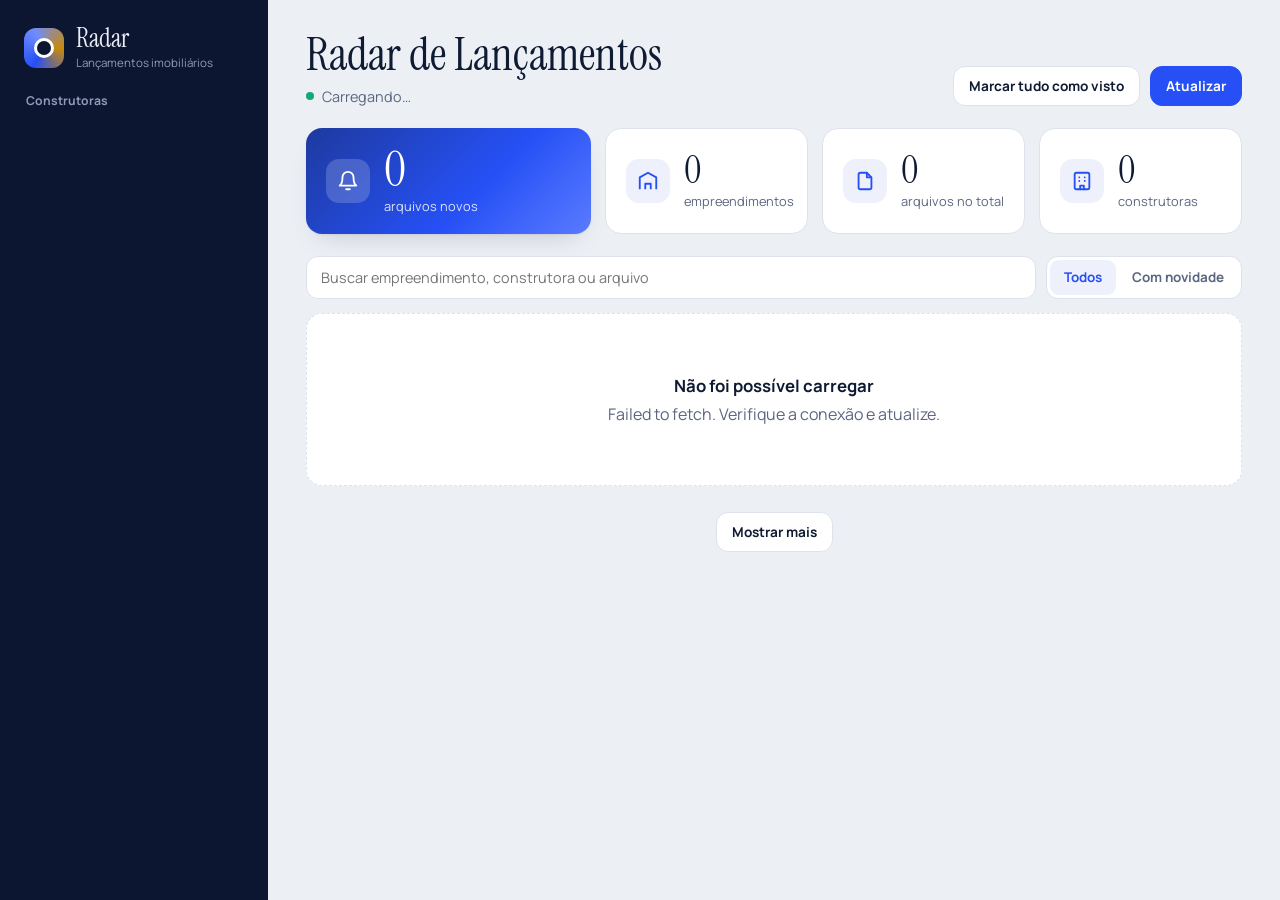
<file: imoveis/index.html>
<!DOCTYPE html>
<html lang="pt-BR">
<head>
<meta charset="UTF-8">
<meta name="viewport" content="width=device-width, initial-scale=1">
<title>Radar de Lançamentos</title>
<link href="https://fonts.googleapis.com/css2?family=Instrument+Serif&family=Manrope:wght@400;500;600;700;800&display=swap" rel="stylesheet">
<style>
:root{--bg:#eceff4;--panel:#fff;--ink:#0f1b33;--ink2:#5b6680;--line:#dde2ec;--blue:#2650f5;--soft:#eef1fb;--brass:#c98a0a;--brass-s:#fdf1d6;--r:16px;--sh:0 1px 2px rgba(15,27,51,.06),0 12px 28px -14px rgba(15,27,51,.22)}
@media (prefers-color-scheme:dark){:root{--bg:#0a111f;--panel:#111a2e;--ink:#eef1f8;--ink2:#93a0bb;--line:#1f2a44;--blue:#6f8cff;--soft:#17213b;--brass:#f0b73a;--brass-s:#2b2410;--sh:0 12px 28px -14px rgba(0,0,0,.6)}}
*{box-sizing:border-box;margin:0;padding:0}
html,body{overflow-x:hidden}
body{font-family:'Manrope',system-ui,sans-serif;background:var(--bg);color:var(--ink);min-height:100vh;display:grid;grid-template-columns:268px minmax(0,1fr)}
button,input{font:inherit;color:inherit}
:focus-visible{outline:2px solid var(--blue);outline-offset:2px}
aside{background:#0c1630;color:#e9edf7;padding:26px 16px;position:sticky;top:0;height:100vh;overflow-y:auto;display:flex;flex-direction:column;gap:22px}
.brand{display:flex;align-items:center;gap:12px;padding:0 8px}
.logo{width:40px;height:40px;border-radius:12px;background:conic-gradient(from 210deg,#2650f5,#6f8cff,#c98a0a,#2650f5);display:grid;place-items:center;flex:none}
.logo::after{content:"";width:14px;height:14px;border-radius:50%;background:#0c1630;border:3px solid #fff}
.brand b{font-family:'Instrument Serif',serif;font-size:1.6rem;font-weight:400;line-height:1}
.brand small{display:block;font-size:.72rem;color:#8f9bb8;margin-top:3px}
.st{font-size:.76rem;color:#8f9bb8;padding:0 10px 8px;font-weight:700}
.builders{display:flex;flex-direction:column;gap:2px}
.bi{display:flex;align-items:center;gap:10px;padding:8px 10px;border-radius:11px;background:none;border:0;cursor:pointer;color:#cdd5e8;font-size:.87rem;font-weight:600;width:100%;text-align:left}
.bi:hover{background:rgba(255,255,255,.06)}.bi.on{background:rgba(111,140,255,.24);color:#fff}
.bi .nm{flex:1;min-width:0;overflow:hidden;text-overflow:ellipsis;white-space:nowrap}
.bi .ct{font-size:.74rem;color:#8f9bb8;font-weight:700}
.bi .nw{background:var(--brass);color:#1d1400;font-size:.68rem;font-weight:800;padding:2px 7px;border-radius:99px}
.foot{margin-top:auto;font-size:.76rem;color:#8f9bb8;padding:0 10px;line-height:1.5}
.av{width:28px;height:28px;border-radius:8px;display:grid;place-items:center;font-weight:800;font-size:.72rem;color:#fff;flex:none}
main{padding:30px clamp(16px,3vw,40px) 60px;min-width:0}
.top{display:flex;justify-content:space-between;align-items:flex-end;gap:16px;flex-wrap:wrap;margin-bottom:22px}
h1{font-family:'Instrument Serif',serif;font-weight:400;font-size:clamp(2rem,4vw,2.9rem);line-height:1.05}
.sub{color:var(--ink2);margin-top:8px;font-size:.9rem;display:flex;align-items:center;gap:8px}
.live{width:8px;height:8px;border-radius:50%;background:#14a874;animation:p 2.4s infinite}
@keyframes p{0%{box-shadow:0 0 0 0 rgba(20,168,116,.6)}80%,100%{box-shadow:0 0 0 9px transparent}}
.btns{display:flex;gap:10px;flex-wrap:wrap}
.btn{background:var(--panel);border:1px solid var(--line);padding:10px 15px;border-radius:12px;font-weight:700;font-size:.85rem;cursor:pointer;transition:.15s}
.btn:hover{border-color:var(--blue);color:var(--blue)}.btn.p{background:var(--blue);border-color:var(--blue);color:#fff}.btn.p:hover{color:#fff;filter:brightness(1.1)}
.kpis{display:grid;grid-template-columns:1.4fr 1fr 1fr 1fr;gap:14px;margin-bottom:22px}
.kpi{background:var(--panel);border:1px solid var(--line);border-radius:var(--r);padding:18px 20px;display:flex;align-items:center;gap:14px;min-width:0}
.kpi .ic{width:44px;height:44px;border-radius:13px;display:grid;place-items:center;background:var(--soft);color:var(--blue);flex:none}
.kpi .ic svg{width:22px;height:22px}
.kpi b{font-family:'Instrument Serif',serif;font-size:2.4rem;font-weight:400;display:block;line-height:1}
.kpi span{font-size:.8rem;color:var(--ink2)}
.kpi.hot{background:linear-gradient(135deg,#1e3a9f,#2650f5 60%,#5a7bff);border:0;color:#fff;box-shadow:var(--sh)}
.kpi.hot .ic{background:rgba(255,255,255,.18);color:#fff}.kpi.hot span{color:#dbe3ff}.kpi.hot b{font-size:3rem}
.bar{display:flex;gap:10px;flex-wrap:wrap;margin-bottom:14px}
.search{flex:1;min-width:220px;background:var(--panel);border:1px solid var(--line);border-radius:12px;padding:11px 14px;outline:none;font-size:.9rem}
.search:focus{border-color:var(--blue)}
.seg{display:flex;background:var(--panel);border:1px solid var(--line);border-radius:12px;padding:3px;gap:2px}
.seg button{border:0;background:none;padding:7px 14px;border-radius:9px;font-size:.84rem;font-weight:700;color:var(--ink2);cursor:pointer;white-space:nowrap}
.seg button.on{background:var(--soft);color:var(--blue)}
.count{font-size:.84rem;color:var(--ink2);margin-bottom:14px}
.grid{display:grid;grid-template-columns:repeat(auto-fill,minmax(min(100%,330px),1fr));gap:18px;align-items:start}
.card{background:var(--panel);border:1px solid var(--line);border-radius:var(--r);box-shadow:var(--sh);overflow:hidden;min-width:0}
.cover{--h:220;position:relative;width:100%;border:0;display:block;text-align:left;cursor:pointer;color:#fff;padding:14px 16px 16px;min-height:150px;background:linear-gradient(135deg,hsl(var(--h) 58% 40%),hsl(calc(var(--h) + 30) 62% 24%))}
.cover::before{content:"";position:absolute;inset:0;background:repeating-linear-gradient(0deg,rgba(255,255,255,.07) 0 1px,transparent 1px 22px),repeating-linear-gradient(90deg,rgba(255,255,255,.07) 0 1px,transparent 1px 22px);-webkit-mask-image:linear-gradient(160deg,#000,transparent 75%);mask-image:linear-gradient(160deg,#000,transparent 75%)}
.cover::after{content:"";position:absolute;right:-26px;bottom:-34px;width:130px;height:130px;border:22px solid rgba(255,255,255,.1);border-radius:50%}
.cover>*{position:relative;z-index:1}
.cover:hover{filter:brightness(1.06)}
.ctop{display:flex;align-items:center;gap:8px;flex-wrap:wrap;margin-bottom:26px}
.tag{display:inline-flex;align-items:center;gap:7px;font-size:.74rem;font-weight:800;padding:4px 11px 4px 5px;border-radius:99px;background:rgba(255,255,255,.18);backdrop-filter:blur(6px);max-width:100%}
.tag i{width:18px;height:18px;border-radius:50%;background:#fff;color:#0c1630;display:grid;place-items:center;font-style:normal;font-size:.6rem;flex:none}
.tag span{overflow:hidden;text-overflow:ellipsis;white-space:nowrap}
.pill{font-size:.7rem;font-weight:800;padding:4px 10px;border-radius:99px;background:#ffc94d;color:#2b1d00}
.cover h2{font-family:'Instrument Serif',serif;font-weight:400;font-size:1.65rem;line-height:1.12;word-break:break-word;display:-webkit-box;-webkit-line-clamp:2;-webkit-box-orient:vertical;overflow:hidden;padding-right:34px}
.chev{position:absolute!important;right:14px;bottom:16px;width:26px;height:26px;border-radius:50%;background:rgba(255,255,255,.2);display:grid;place-items:center;transition:transform .2s}
.card.open .chev{transform:rotate(180deg)}
.stats{display:flex;gap:8px;flex-wrap:wrap;padding:12px 16px;font-size:.78rem;color:var(--ink2);font-weight:600}
.stats span{display:inline-flex;align-items:center;gap:6px;background:var(--soft);padding:5px 10px;border-radius:99px}
.stats svg{width:13px;height:13px}
.files{display:none;border-top:1px solid var(--line);padding:8px 10px 12px}
.card.open .files{display:block}
.list{max-height:320px;overflow-y:auto;padding-right:2px}
.f{display:flex;align-items:center;gap:11px;padding:8px;border-radius:10px;font-size:.85rem;min-width:0}
.f:hover{background:var(--soft)}
.ext{width:34px;height:34px;border-radius:9px;display:grid;place-items:center;font-size:.62rem;font-weight:800;color:#fff;flex:none;background:#6b7690}
.fi{flex:1;min-width:0}
.fi a{display:block;color:var(--ink);text-decoration:none;font-weight:700;overflow:hidden;text-overflow:ellipsis;white-space:nowrap}
.fi a:hover{color:var(--blue)}
.fi small{color:var(--ink2);font-size:.72rem}
.n{font-size:.66rem;font-weight:800;color:var(--brass);background:var(--brass-s);padding:2px 8px;border-radius:99px;flex:none}
.mini{border:1px solid var(--line);background:none;border-radius:8px;padding:4px 9px;font-size:.72rem;font-weight:700;color:var(--ink2);cursor:pointer;flex:none}
.mini:hover{color:var(--blue);border-color:var(--blue)}
.acts{display:flex;gap:8px;padding:10px 6px 0;flex-wrap:wrap}
.go{flex:1;min-width:150px;text-align:center;text-decoration:none;background:var(--blue);color:#fff;font-weight:800;font-size:.84rem;padding:11px;border-radius:11px}
.go:hover{filter:brightness(1.1)}
.more{display:block;margin:26px auto 0}
.empty{grid-column:1/-1;text-align:center;padding:60px 20px;color:var(--ink2);background:var(--panel);border:1px dashed var(--line);border-radius:var(--r)}
.empty b{display:block;color:var(--ink);margin-bottom:6px;font-size:1.05rem}
.sk{height:200px;border-radius:var(--r);background:linear-gradient(90deg,var(--panel) 25%,var(--line) 50%,var(--panel) 75%);background-size:200% 100%;animation:s 1.3s infinite}
@keyframes s{to{background-position:-200% 0}}
.toast{position:fixed;bottom:24px;left:50%;transform:translate(-50%,20px);background:#0c1630;color:#fff;padding:12px 18px;border-radius:12px;font-size:.86rem;font-weight:700;opacity:0;pointer-events:none;transition:.25s;z-index:30}
.toast.show{opacity:1;transform:translate(-50%,0)}.toast.err{background:#b4233c}
@media (max-width:1100px){.kpis{grid-template-columns:1fr 1fr}.kpi.hot{grid-column:1/-1}}
@media (max-width:900px){body{grid-template-columns:minmax(0,1fr)}aside{position:static;height:auto;padding:16px 14px;gap:12px}.builders{flex-direction:row;overflow-x:auto;padding-bottom:4px}.bi{width:auto;flex:none}.st,.foot{display:none}}
@media (max-width:520px){.kpis{grid-template-columns:1fr}.btns{width:100%}.btns .btn{flex:1}.seg{width:100%}.seg button{flex:1}}
@media (prefers-reduced-motion:reduce){*{animation:none!important;transition:none!important}}
</style>
</head>
<body>
<aside>
  <div class="brand"><div class="logo"></div><div><b>Radar</b><small>Lançamentos imobiliários</small></div></div>
  <div><div class="st">Construtoras</div><nav class="builders" id="builders"></nav></div>
  <div class="foot" id="foot"></div>
</aside>
<main>
  <div class="top">
    <div><h1>Radar de Lançamentos</h1><p class="sub"><span class="live"></span><span id="sub">Carregando…</span></p></div>
    <div class="btns"><button class="btn" onclick="marcarTodos()">Marcar tudo como visto</button><button class="btn p" onclick="carregar(true)">Atualizar</button></div>
  </div>
  <section class="kpis">
    <div class="kpi hot"><div class="ic"><svg viewBox="0 0 24 24" fill="none" stroke="currentColor" stroke-width="2" stroke-linecap="round" stroke-linejoin="round"><path d="M6 8a6 6 0 0 1 12 0c0 7 3 9 3 9H3s3-2 3-9"/><path d="M10 21h4"/></svg></div><div><b id="k-n">0</b><span>arquivos novos</span></div></div>
    <div class="kpi"><div class="ic"><svg viewBox="0 0 24 24" fill="none" stroke="currentColor" stroke-width="2" stroke-linejoin="round"><path d="M3 21V8l9-5 9 5v13"/><path d="M9 21v-6h6v6"/></svg></div><div><b id="k-e">0</b><span>empreendimentos</span></div></div>
    <div class="kpi"><div class="ic"><svg viewBox="0 0 24 24" fill="none" stroke="currentColor" stroke-width="2" stroke-linejoin="round"><path d="M14 3H7a2 2 0 0 0-2 2v14a2 2 0 0 0 2 2h10a2 2 0 0 0 2-2V8z"/><path d="M14 3v5h5"/></svg></div><div><b id="k-a">0</b><span>arquivos no total</span></div></div>
    <div class="kpi"><div class="ic"><svg viewBox="0 0 24 24" fill="none" stroke="currentColor" stroke-width="2" stroke-linecap="round" stroke-linejoin="round"><rect x="4" y="3" width="16" height="18" rx="2"/><path d="M9 8h.01M15 8h.01M9 12h.01M15 12h.01M10 21v-4h4v4"/></svg></div><div><b id="k-c">0</b><span>construtoras</span></div></div>
  </section>
  <section class="bar">
    <input class="search" id="q" type="search" placeholder="Buscar empreendimento, construtora ou arquivo" aria-label="Buscar">
    <div class="seg" id="seg"><button data-s="" class="on">Todos</button><button data-s="novo">Com novidade</button></div>
  </section>
  <div class="count" id="count"></div>
  <div class="grid" id="grid"><div class="sk"></div><div class="sk"></div><div class="sk"></div></div>
  <button class="btn more" id="more" hidden>Mostrar mais</button>
</main>
<div class="toast" id="toast"></div>
<script>
const URL_ = "https://qrhdpvuugcrphrqcowra.supabase.co/rest/v1/lancamentos_drive";
const KEY = "sb_publishable_cNTmUbq_Xz7MV4Xars1cnQ_St6iawiO";
const H = { apikey: KEY, Authorization: `Bearer ${KEY}` };
const SOLTOS = "Arquivos soltos", PASSO = 24;
const S = { itens: [], q: "", so: "", c: "", abertos: new Set(), lim: PASSO };
const $ = id => document.getElementById(id);
const esc = s => String(s ?? "").replace(/[&<>"']/g, c => ({ "&":"&amp;","<":"&lt;",">":"&gt;",'"':"&quot;","'":"&#39;" }[c]));
const safe = u => /^https?:\/\//i.test(u) ? u : "#";
const ini = n => n.trim().split(/\s+/).slice(0,2).map(p => p[0]).join("").toUpperCase();
const hue = n => { let h = 0; for (const c of n) h = (h*31 + c.charCodeAt(0)) % 360; return h; };
const cor = n => `hsl(${hue(n)} 52% 42%)`;
const norm = s => String(s ?? "").toLowerCase().normalize("NFD").replace(/[\u0300-\u036f]/g, "");
const ehPasta = i => (i.tipo || "").toLowerCase().includes("pasta");
const IC_V = '<svg width="14" height="14" viewBox="0 0 24 24" fill="none" stroke="currentColor" stroke-width="3" stroke-linecap="round"><path d="m6 9 6 6 6-6"/></svg>';
const IC_F = '<svg viewBox="0 0 24 24" fill="none" stroke="currentColor" stroke-width="2.2" stroke-linejoin="round"><path d="M14 3H7a2 2 0 0 0-2 2v14a2 2 0 0 0 2 2h10a2 2 0 0 0 2-2V8z"/></svg>';
const IC_T = '<svg viewBox="0 0 24 24" fill="none" stroke="currentColor" stroke-width="2.2" stroke-linecap="round"><circle cx="12" cy="12" r="9"/><path d="M12 7v5l3 2"/></svg>';
const EXTS = { pdf:"#e5484d", doc:"#2650f5", docx:"#2650f5", xls:"#1f9d6b", xlsx:"#1f9d6b", csv:"#1f9d6b", jpg:"#a855f7", jpeg:"#a855f7", png:"#a855f7", zip:"#d98a0a", rar:"#d98a0a", mp4:"#0ea5b7", dwg:"#6b7690" };
const extDe = t => { const m = String(t).match(/\.([a-z0-9]{2,4})$/i); return m ? m[1].toLowerCase() : "arq"; };

function rel(iso) {
  if (!iso) return "recente";
  const m = Math.round((Date.now() - new Date(iso)) / 60000);
  if (m < 60) return `há ${Math.max(m,1)} min`;
  const h = Math.round(m/60); if (h < 24) return `há ${h} h`;
  const d = Math.round(h/24); return d < 30 ? `há ${d} ${d === 1 ? "dia" : "dias"}` : new Date(iso).toLocaleDateString("pt-BR");
}
function toast(m, err) { const t = $("toast"); t.textContent = m; t.className = "toast show" + (err ? " err" : ""); clearTimeout(toast.t); toast.t = setTimeout(() => t.className = "toast", 2600); }

function grupos() {
  const mapa = new Map();
  for (const i of S.itens) {
    const emp = i.empreendimento || (ehPasta(i) ? i.titulo : SOLTOS);
    const k = `${i.construtora}||${emp}`;
    if (!mapa.has(k)) mapa.set(k, { construtora: i.construtora, emp, itens: [], pasta: null, ultimo: 0 });
    const g = mapa.get(k);
    g.itens.push(i);
    g.pasta ??= i.pasta_url || (ehPasta(i) ? i.drive_url : null);
    g.ultimo = Math.max(g.ultimo, new Date(i.detectado_em || 0).getTime());
  }
  return [...mapa.values()].map(g => {
    g.arquivos = g.itens.filter(i => !ehPasta(i)).sort((a, b) => new Date(b.detectado_em) - new Date(a.detectado_em));
    g.novos = g.itens.filter(i => i.status === "novo").length;
    return g;
  });
}

async function carregar(manual) {
  try {
    const r = await fetch(`${URL_}?select=*&order=detectado_em.desc&limit=5000`, { headers: H });
    if (!r.ok) throw new Error(`HTTP ${r.status}`);
    S.itens = await r.json();
    render(); if (manual) toast("Dados atualizados");
  } catch (e) {
    $("grid").innerHTML = `<div class="empty"><b>Não foi possível carregar</b>${esc(e.message)}. Verifique a conexão e atualize.</div>`;
  }
}
async function patch(filtro) {
  const r = await fetch(`${URL_}?${filtro}`, { method: "PATCH", headers: { ...H, "Content-Type": "application/json", Prefer: "return=minimal" }, body: JSON.stringify({ status: "visto" }) });
  if (!r.ok) throw new Error(`HTTP ${r.status}`);
}
async function marcar(ids) {
  try {
    await patch(`id=in.(${ids.map(encodeURIComponent).join(",")})`);
    const set = new Set(ids.map(String));
    S.itens.forEach(i => { if (set.has(String(i.id))) i.status = "visto"; });
    render();
  } catch (e) { toast("Erro: " + e.message, true); }
}
async function marcarTodos() {
  const n = S.itens.filter(i => i.status === "novo").length;
  if (!n) return toast("Nada novo para marcar");
  if (!confirm(`Marcar ${n} itens como vistos?`)) return;
  try { await patch("status=eq.novo"); S.itens.forEach(i => i.status = "visto"); render(); toast("Tudo marcado como visto"); }
  catch (e) { toast("Erro: " + e.message, true); }
}

function render() {
  const g = grupos();
  $("k-n").textContent = S.itens.filter(i => i.status === "novo" && !ehPasta(i)).length;
  $("k-e").textContent = g.filter(x => x.emp !== SOLTOS).length;
  $("k-a").textContent = S.itens.filter(i => !ehPasta(i)).length;
  $("k-c").textContent = new Set(S.itens.map(i => i.construtora)).size;
  const u = S.itens[0]?.detectado_em;
  $("sub").textContent = u ? `Última varredura ${rel(u)}` : "Sem varreduras ainda";
  $("foot").textContent = "Atualiza sozinho a cada 5 minutos.";

  const cs = {};
  g.forEach(x => { const c = cs[x.construtora] ??= { e: 0, n: 0 }; c.e++; c.n += x.novos; });
  const nomes = Object.keys(cs).sort((a, b) => cs[b].n - cs[a].n || a.localeCompare(b));
  const bi = (id, label, ct, nw) => `<button class="bi ${S.c === id ? "on" : ""}" data-c="${esc(id)}"><span class="av" style="background:${id ? cor(id) : "#2650f5"}">${id ? esc(ini(id)) : "★"}</span><span class="nm">${esc(label)}</span>${nw ? `<span class="nw">${nw}</span>` : `<span class="ct">${ct}</span>`}</button>`;
  $("builders").innerHTML = bi("", "Todas", g.length, g.reduce((s, x) => s + x.novos, 0)) + nomes.map(n => bi(n, n, cs[n].e, cs[n].n)).join("");

  const t = norm(S.q);
  const lista = g.filter(x =>
    (!S.c || x.construtora === S.c) && (!S.so || x.novos) &&
    (!t || norm(x.emp).includes(t) || norm(x.construtora).includes(t) || x.arquivos.some(a => norm(a.titulo).includes(t)))
  ).sort((a, b) => (b.novos > 0) - (a.novos > 0) || b.ultimo - a.ultimo);

  $("count").textContent = `${lista.length} ${lista.length === 1 ? "empreendimento" : "empreendimentos"}`;
  $("more").hidden = lista.length <= S.lim;
  if (!lista.length) { $("grid").innerHTML = '<div class="empty"><b>Nada por aqui</b>Nenhum empreendimento corresponde aos filtros. Limpe a busca ou troque a construtora.</div>'; return; }

  $("grid").innerHTML = lista.slice(0, S.lim).map(x => {
    const k = `${x.construtora}||${x.emp}`, aberto = S.abertos.has(k);
    const ids = x.itens.filter(i => i.status === "novo").map(i => i.id);
    const arq = x.arquivos.length;
    return `<article class="card ${aberto ? "open" : ""}">
      <button class="cover" style="--h:${hue(x.construtora)}" data-k="${esc(k)}" aria-expanded="${aberto}">
        <div class="ctop"><span class="tag"><i>${esc(ini(x.construtora))}</i><span>${esc(x.construtora)}</span></span>${x.novos ? `<span class="pill">${x.novos} ${x.novos === 1 ? "novo" : "novos"}</span>` : ""}</div>
        <h2>${esc(x.emp)}</h2><span class="chev">${IC_V}</span>
      </button>
      <div class="stats"><span>${IC_F}${arq} ${arq === 1 ? "arquivo" : "arquivos"}</span>${x.ultimo ? `<span>${IC_T}${rel(new Date(x.ultimo).toISOString())}</span>` : ""}</div>
      <div class="files">
        <div class="list">${arq ? x.arquivos.map(a => { const e = extDe(a.titulo); return `<div class="f"><span class="ext" style="background:${EXTS[e] || "#6b7690"}">${esc(e.toUpperCase().slice(0,3))}</span><div class="fi"><a href="${esc(safe(a.drive_url))}" target="_blank" rel="noopener noreferrer" title="${esc(a.titulo)}">${esc(a.titulo)}</a><small>${rel(a.detectado_em)}</small></div>${a.status === "novo" ? `<span class="n">NOVO</span><button class="mini" data-v="${esc(a.id)}">Visto</button>` : ""}</div>`; }).join("") : '<div class="f" style="color:var(--ink2)">Pasta ainda sem arquivos.</div>'}</div>
        <div class="acts">
          ${x.pasta ? `<a class="go" href="${esc(safe(x.pasta))}" target="_blank" rel="noopener noreferrer">Abrir pasta no Drive</a>` : ""}
          ${ids.length ? `<button class="btn" data-all="${ids.map(esc).join(",")}">Marcar tudo visto</button>` : ""}
        </div>
      </div></article>`;
  }).join("");
}

$("grid").addEventListener("click", e => {
  const v = e.target.closest("[data-v]"); if (v) return marcar([v.dataset.v]);
  const a = e.target.closest("[data-all]"); if (a) return marcar(a.dataset.all.split(","));
  const h = e.target.closest(".cover"); if (!h) return;
  const k = h.dataset.k; S.abertos.has(k) ? S.abertos.delete(k) : S.abertos.add(k);
  h.closest(".card").classList.toggle("open"); h.setAttribute("aria-expanded", S.abertos.has(k));
});
const reset = () => { S.lim = PASSO; render(); };
$("builders").addEventListener("click", e => { const b = e.target.closest(".bi"); if (b) { S.c = b.dataset.c; reset(); } });
$("seg").addEventListener("click", e => { const b = e.target.closest("button"); if (!b) return; S.so = b.dataset.s; $("seg").querySelectorAll("button").forEach(x => x.classList.toggle("on", x === b)); reset(); });
$("q").addEventListener("input", e => { S.q = e.target.value; reset(); });
$("more").addEventListener("click", () => { S.lim += PASSO; render(); });
carregar(); setInterval(() => carregar(), 300000);
</script>
</body>
</html>
</file>
